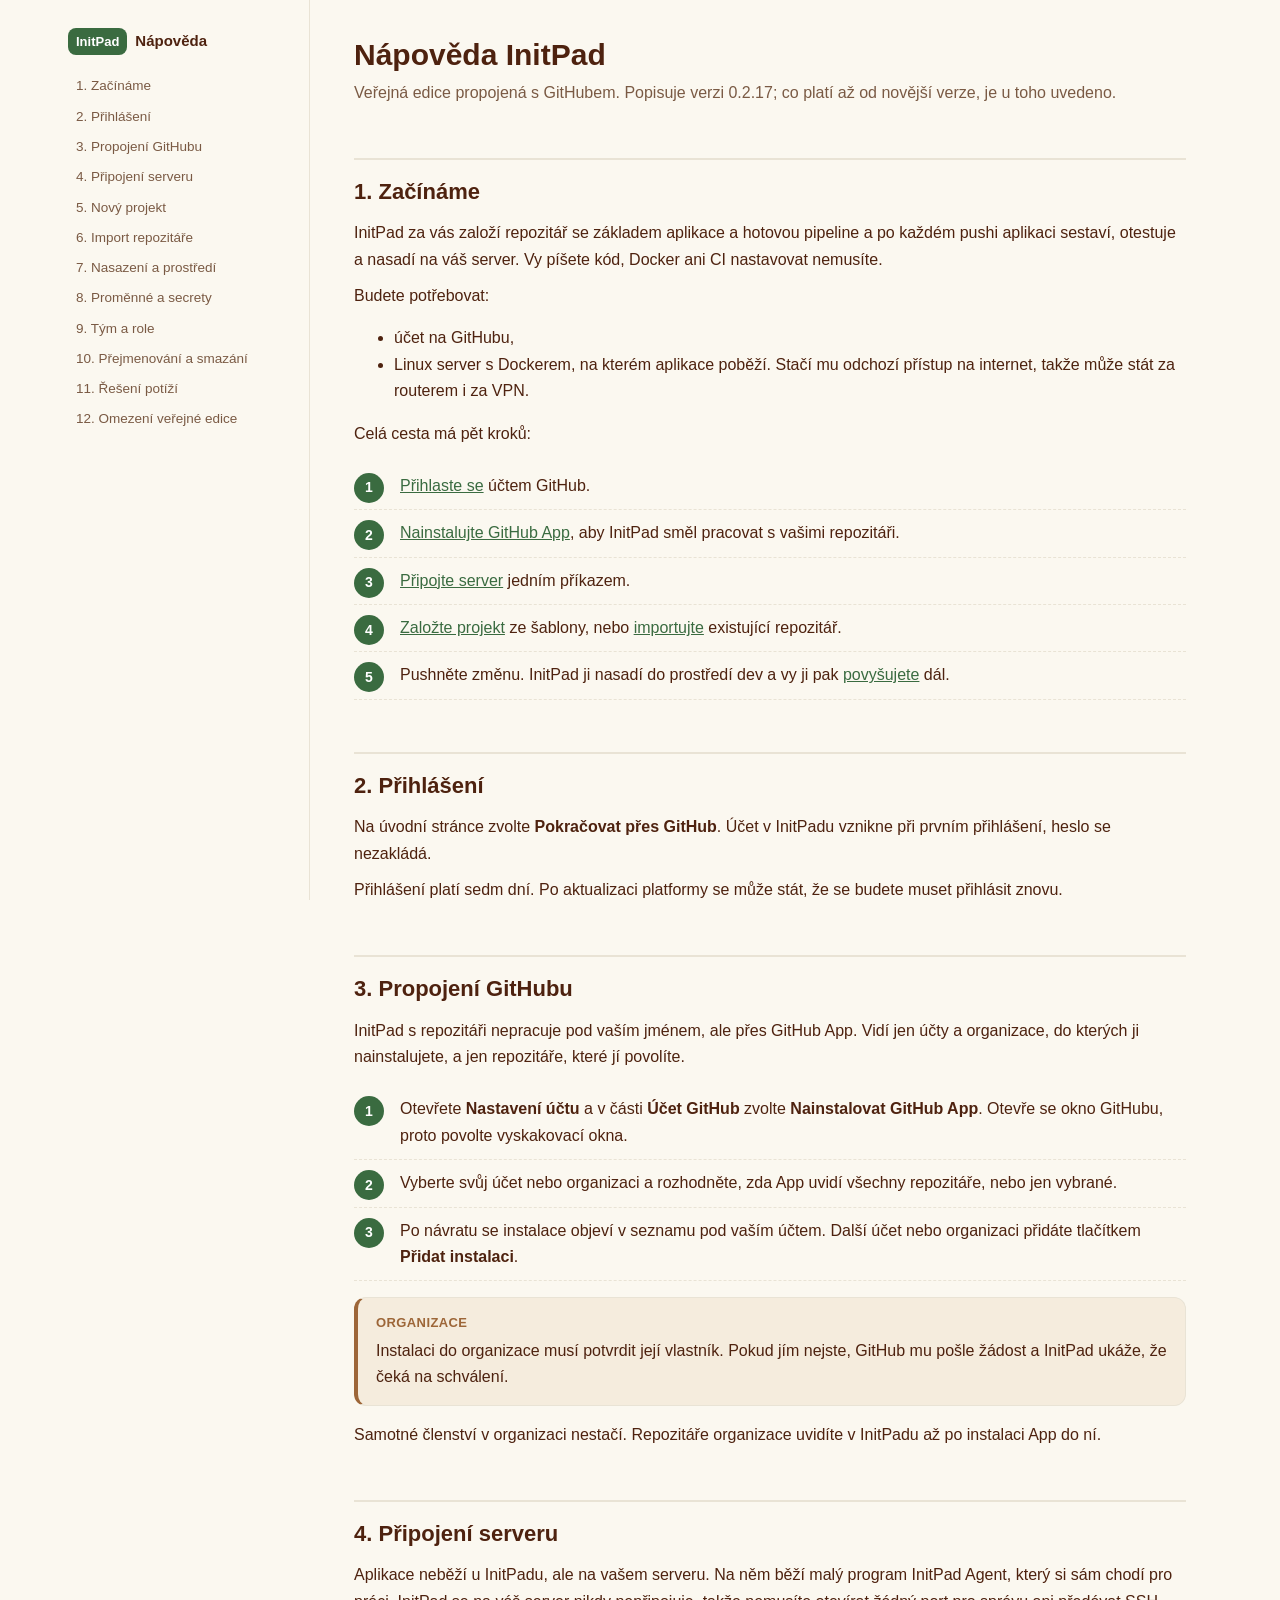
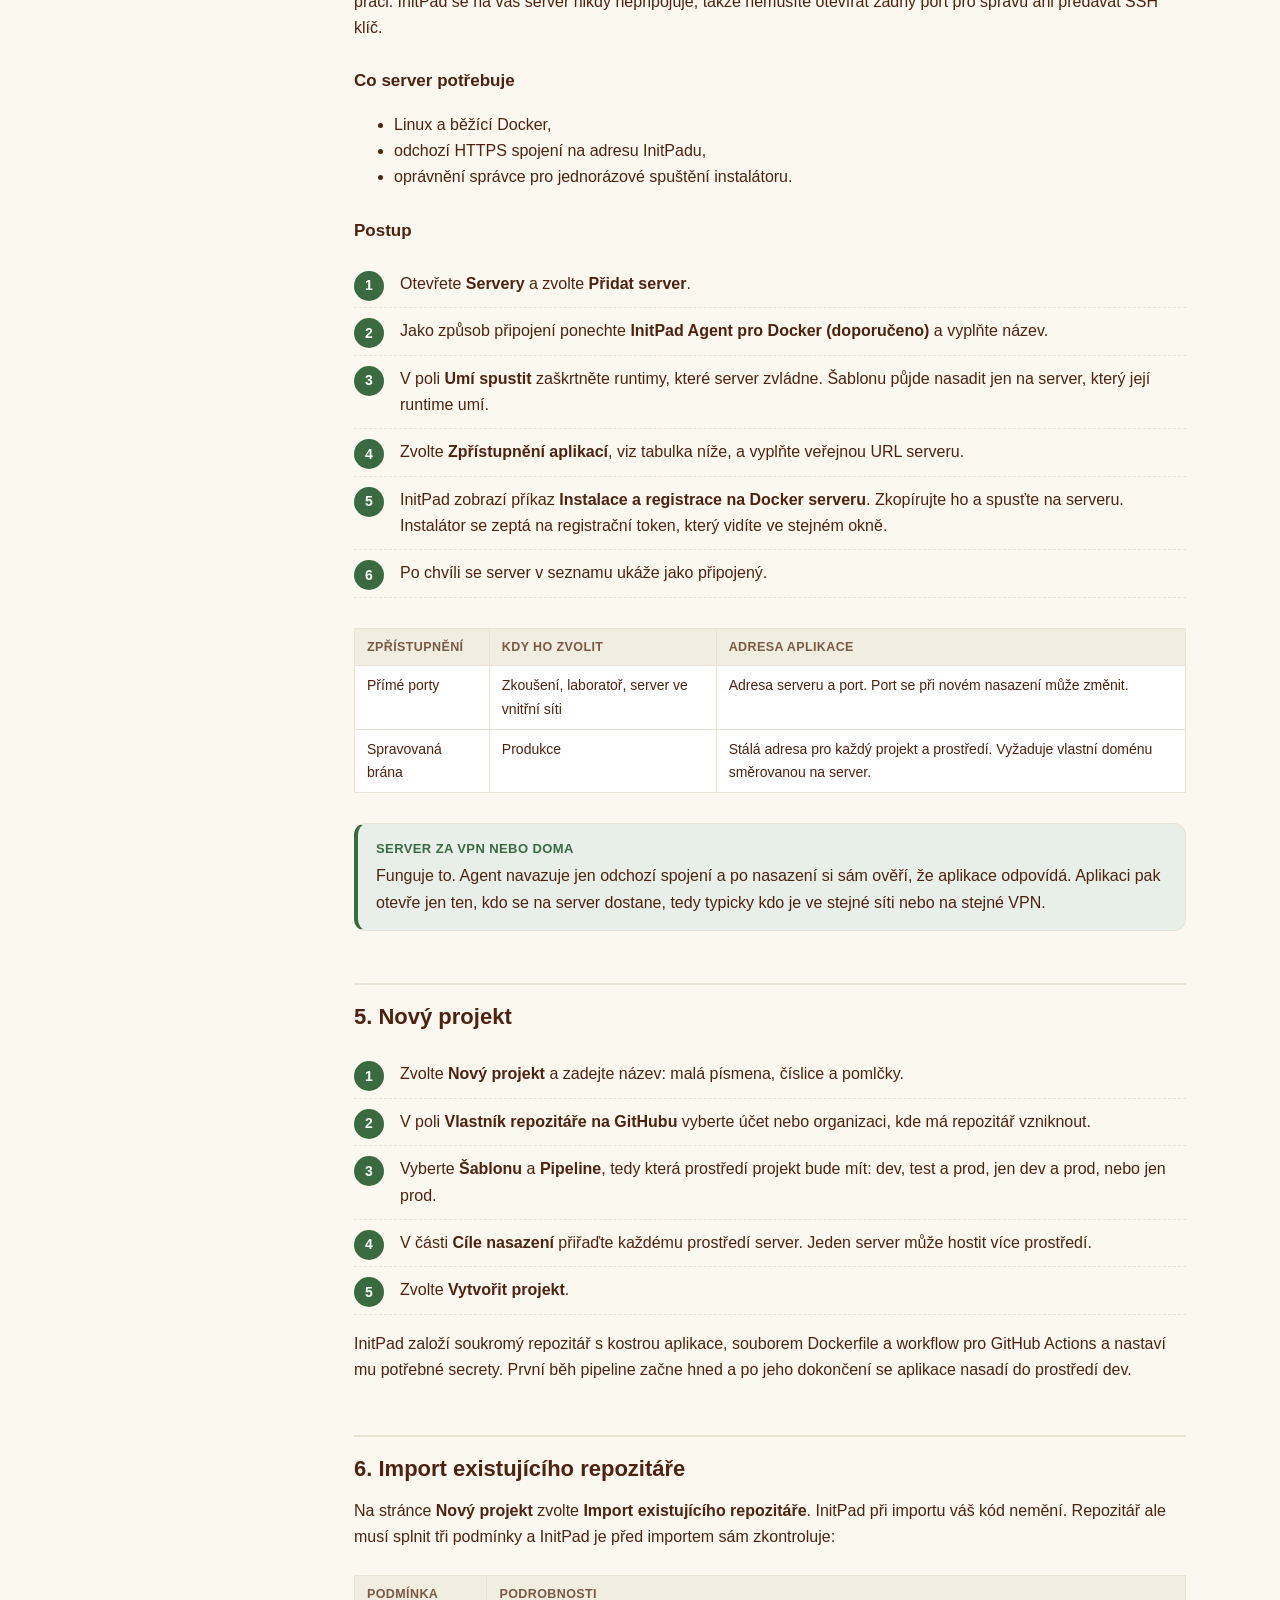
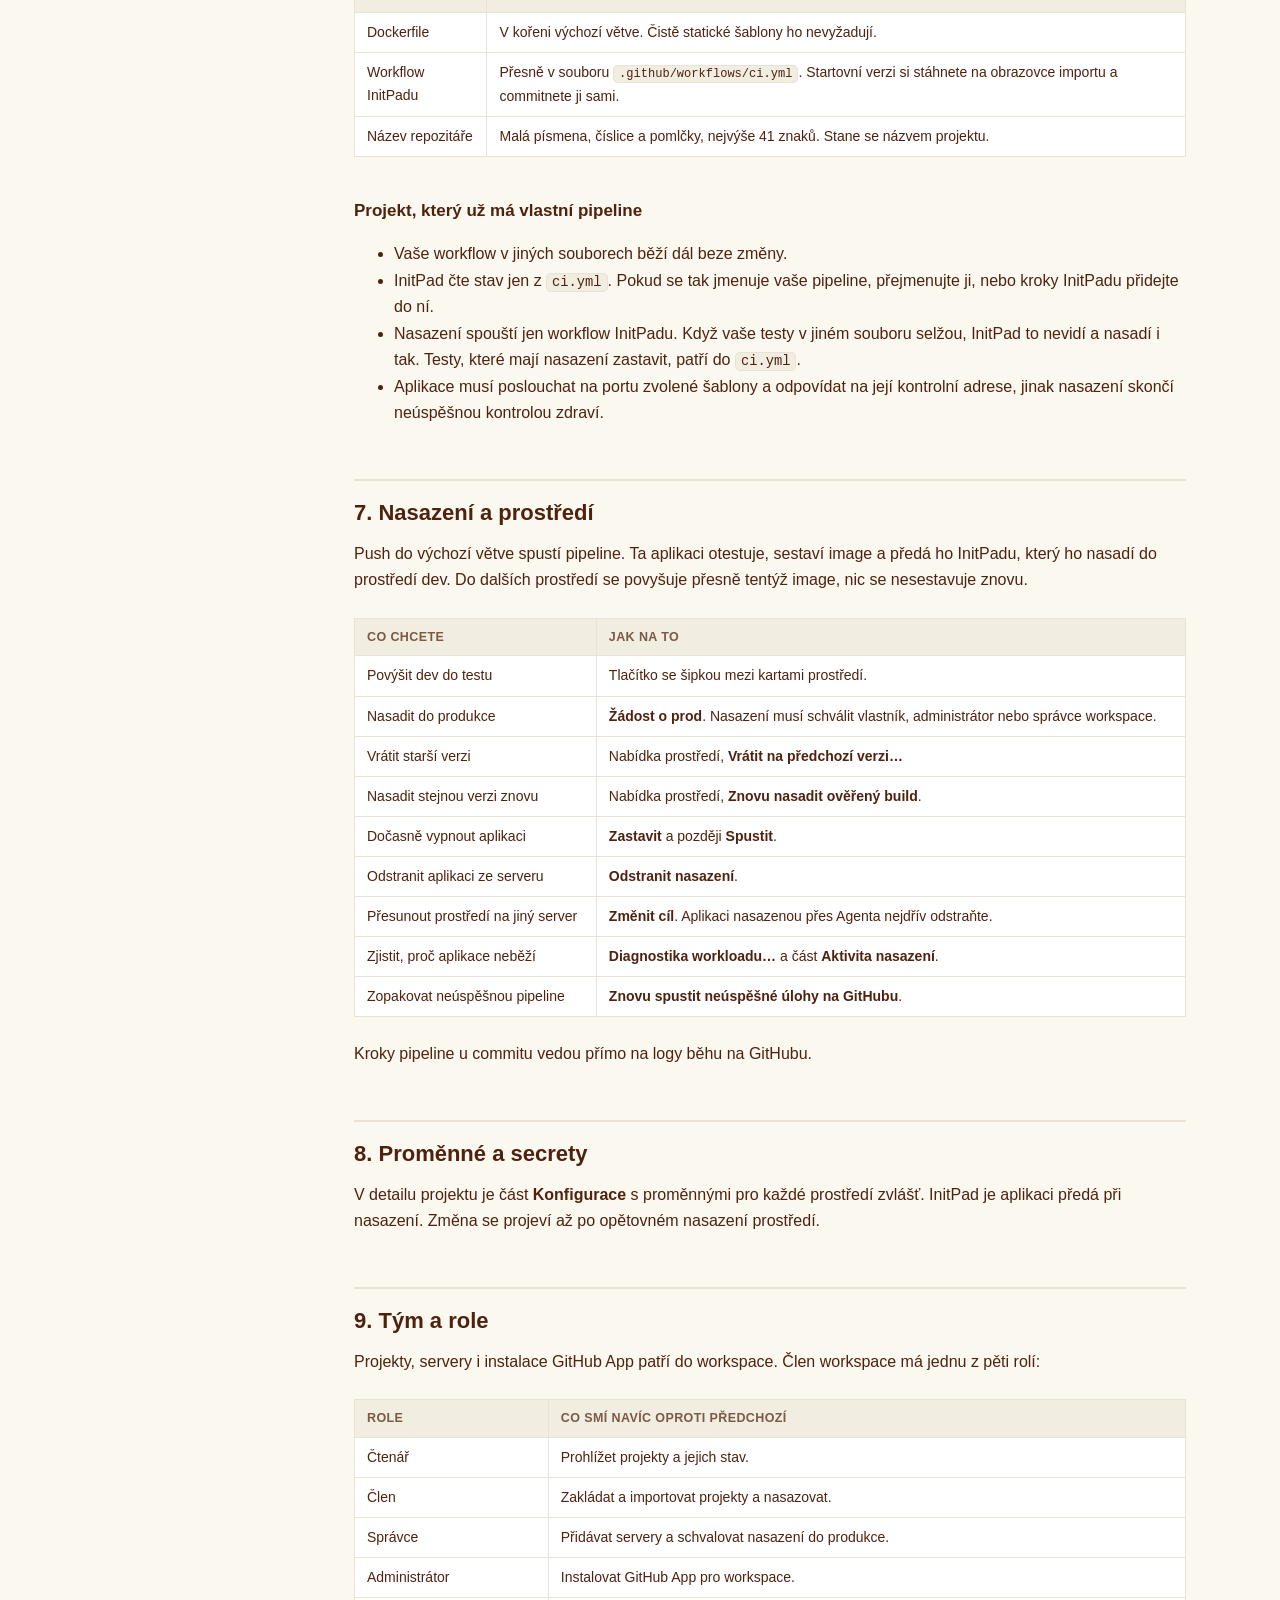
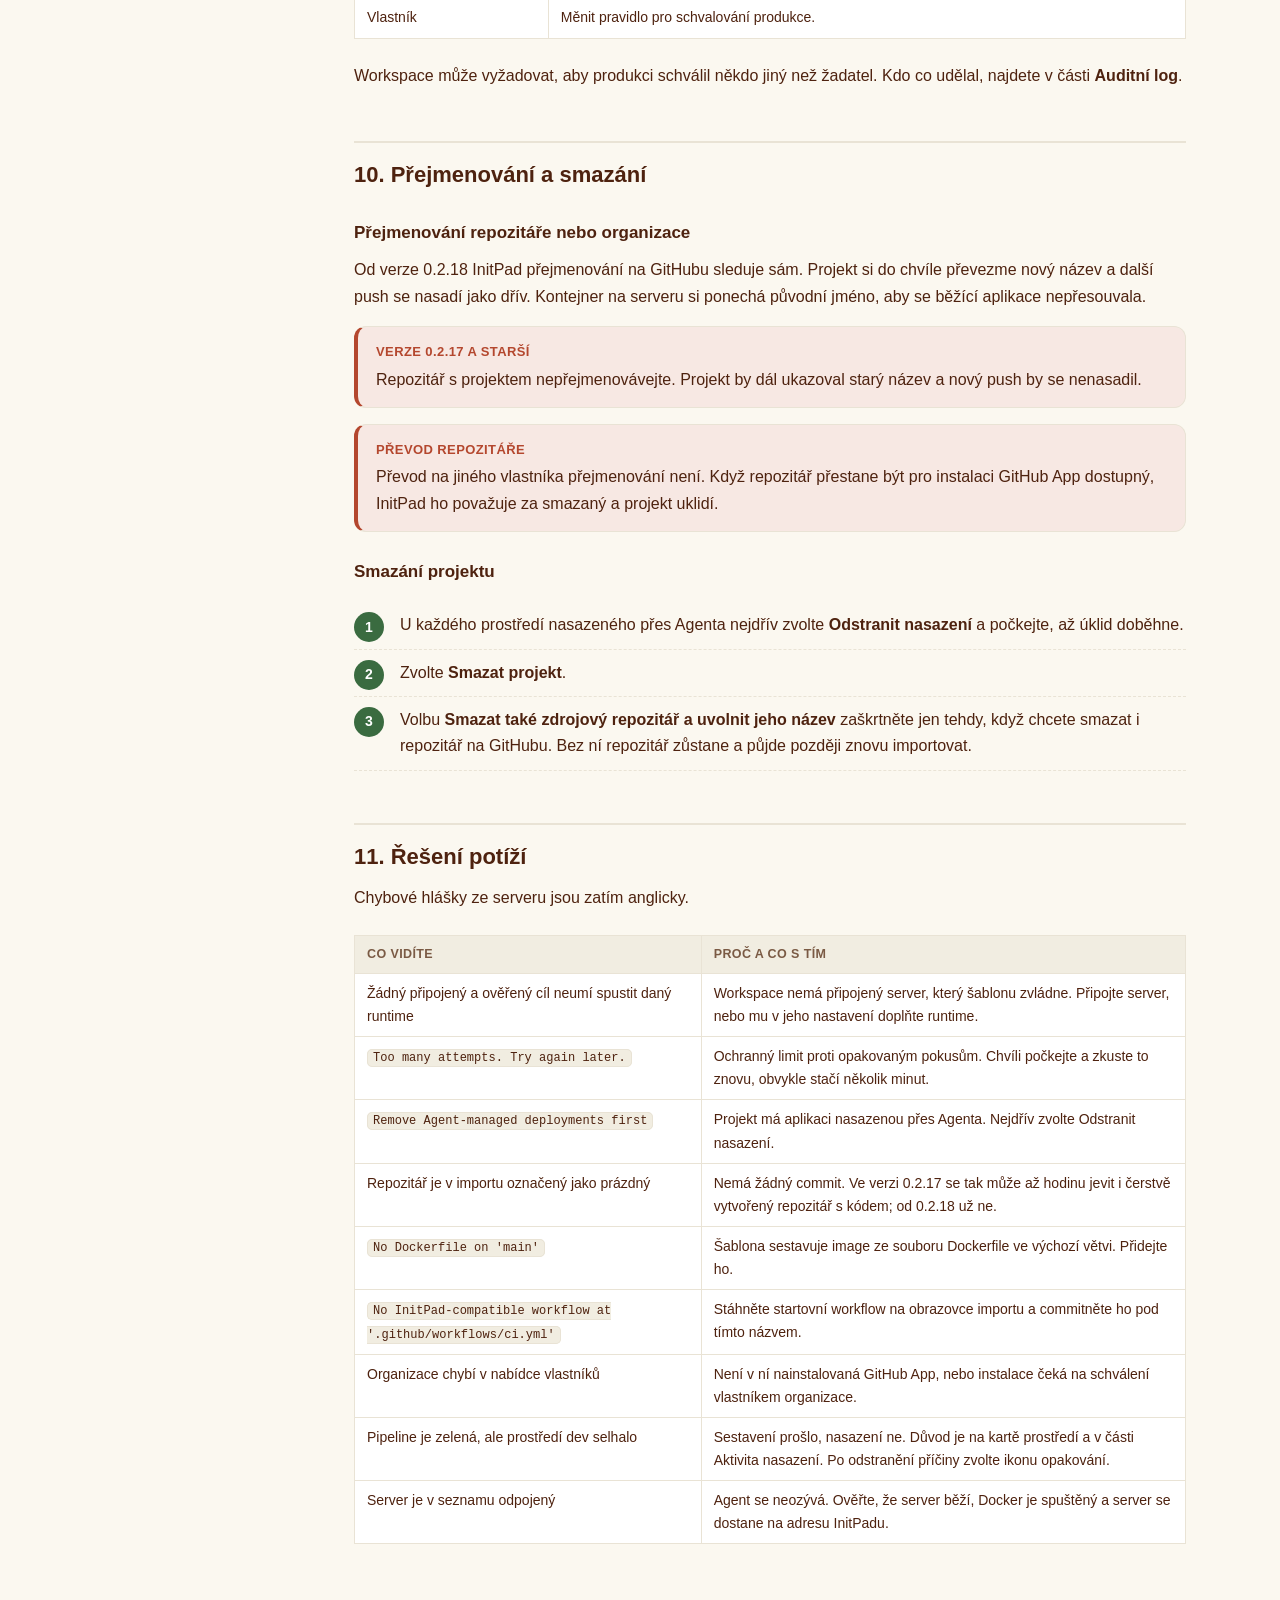
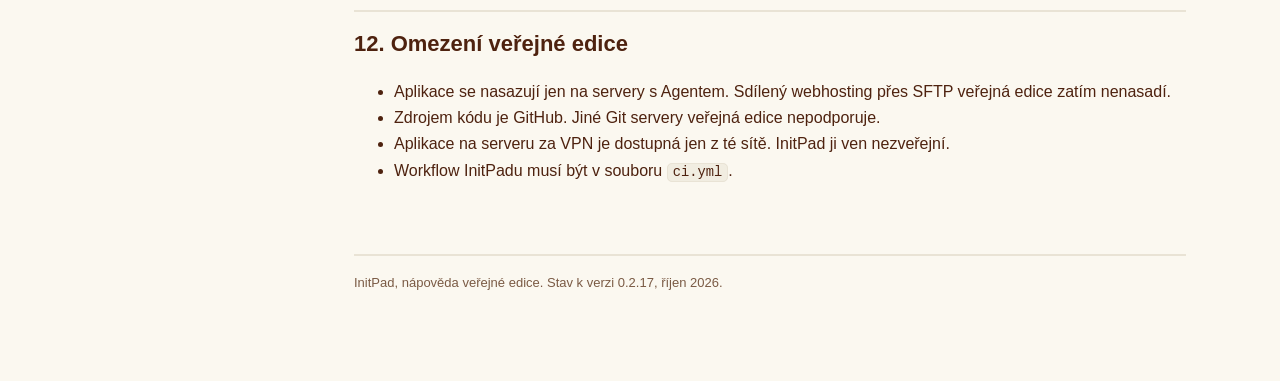
<file: public/index.html>
<!DOCTYPE html>
<html lang="cs">
<head>
<meta charset="utf-8">
<meta name="viewport" content="width=device-width, initial-scale=1">
<title>Nápověda InitPad</title>
<meta name="description" content="Jak ve veřejné edici InitPadu propojit GitHub, připojit vlastní server, založit nebo importovat projekt a nasazovat ho.">
<style>
  :root{
    --bg:#fbf8f0; --ink:#4e220f; --ink2:#7a5a44; --card:#fff;
    --green:#3a6b40; --greenbg:#e7efe8; --sec:#f1ede1; --border:#e9e3d5;
    --terra:#b4472e; --terrabg:#f7e8e3; --amber:#9d6638; --amberbg:#f5ecdd;
    --mono:ui-monospace,'JetBrains Mono',Menlo,Consolas,monospace;
  }
  *{box-sizing:border-box}
  body{margin:0;background:var(--bg);color:var(--ink);font:16px/1.65 -apple-system,BlinkMacSystemFont,'Segoe UI',Inter,Roboto,sans-serif}
  .wrap{display:flex;max-width:1180px;margin:0 auto}
  nav.toc{position:sticky;top:0;align-self:flex-start;height:100vh;overflow-y:auto;width:260px;flex:none;padding:28px 18px;border-right:1px solid var(--border);font-size:13.5px}
  nav.toc .logo{display:flex;align-items:center;gap:8px;margin-bottom:16px;font-weight:700;font-size:15px}
  nav.toc .logo .chip{background:var(--green);color:#fff;border-radius:8px;padding:3px 8px;font-size:13px}
  nav.toc a{display:block;color:var(--ink2);text-decoration:none;padding:4px 8px;border-radius:6px}
  nav.toc a:hover,nav.toc a:focus-visible{background:var(--sec);color:var(--ink)}
  main{flex:1;min-width:0;padding:36px 44px 90px}
  h1{font-size:30px;line-height:1.25;margin:0 0 6px}
  .subtitle{color:var(--ink2);margin:0 0 28px}
  h2{font-size:22px;margin:52px 0 8px;padding-top:14px;border-top:2px solid var(--border);scroll-margin-top:12px}
  h3{font-size:17px;margin:26px 0 6px}
  p{margin:10px 0}
  a{color:var(--green)}
  code{font-family:var(--mono);font-size:.86em;background:var(--sec);border:1px solid var(--border);border-radius:5px;padding:1px 5px}
  pre{background:var(--sec);border:1px solid var(--border);border-radius:10px;padding:14px 16px;overflow-x:auto;font-family:var(--mono);font-size:13px;line-height:1.55}
  pre code{background:none;border:none;padding:0}
  .ui{font-weight:600}
  .box{border:1px solid var(--border);border-radius:12px;padding:14px 18px;margin:16px 0;background:var(--card)}
  .box .t{font-weight:700;font-size:13px;text-transform:uppercase;letter-spacing:.4px;margin-bottom:4px}
  .tip{border-left:4px solid var(--green);background:var(--greenbg)}
  .tip .t{color:var(--green)}
  .warn{border-left:4px solid var(--terra);background:var(--terrabg)}
  .warn .t{color:var(--terra)}
  .why{border-left:4px solid var(--amber);background:var(--amberbg)}
  .why .t{color:var(--amber)}
  .scroll{overflow-x:auto}
  table{border-collapse:collapse;width:100%;margin:14px 0;font-size:14px;background:var(--card)}
  th,td{border:1px solid var(--border);padding:8px 12px;text-align:left;vertical-align:top}
  th{background:var(--sec);font-size:12.5px;text-transform:uppercase;letter-spacing:.4px;color:var(--ink2)}
  .steps{counter-reset:s;list-style:none;padding-left:0}
  .steps>li{counter-increment:s;position:relative;padding:10px 0 10px 46px;border-bottom:1px dashed var(--border)}
  .steps>li::before{content:counter(s);position:absolute;left:0;top:10px;width:30px;height:30px;border-radius:50%;background:var(--green);color:#fff;display:flex;align-items:center;justify-content:center;font-weight:700;font-size:14px}
  footer{margin-top:70px;padding-top:16px;border-top:2px solid var(--border);color:var(--ink2);font-size:13px}
  @media(max-width:900px){nav.toc{display:none}main{padding:24px 16px 70px}}
  @media print{nav.toc{display:none}body{background:#fff}}
</style>
</head>
<body>
<div class="wrap">
<nav class="toc" aria-label="Obsah">
  <div class="logo"><span class="chip">InitPad</span> Nápověda</div>
  <a href="#zaciname">1. Začínáme</a>
  <a href="#prihlaseni">2. Přihlášení</a>
  <a href="#github">3. Propojení GitHubu</a>
  <a href="#server">4. Připojení serveru</a>
  <a href="#novy-projekt">5. Nový projekt</a>
  <a href="#import">6. Import repozitáře</a>
  <a href="#nasazeni">7. Nasazení a prostředí</a>
  <a href="#promenne">8. Proměnné a secrety</a>
  <a href="#tym">9. Tým a role</a>
  <a href="#prejmenovani">10. Přejmenování a smazání</a>
  <a href="#potize">11. Řešení potíží</a>
  <a href="#omezeni">12. Omezení veřejné edice</a>
</nav>
<main>

<h1>Nápověda InitPad</h1>
<p class="subtitle">Veřejná edice propojená s GitHubem. Popisuje verzi 0.2.17; co platí až od novější verze, je u toho uvedeno.</p>

<h2 id="zaciname">1. Začínáme</h2>
<p>InitPad za vás založí repozitář se základem aplikace a hotovou pipeline a po každém pushi aplikaci sestaví, otestuje a nasadí na váš server. Vy píšete kód, Docker ani CI nastavovat nemusíte.</p>
<p>Budete potřebovat:</p>
<ul>
  <li>účet na GitHubu,</li>
  <li>Linux server s Dockerem, na kterém aplikace poběží. Stačí mu odchozí přístup na internet, takže může stát za routerem i za VPN.</li>
</ul>
<p>Celá cesta má pět kroků:</p>
<ol class="steps">
  <li><a href="#prihlaseni">Přihlaste se</a> účtem GitHub.</li>
  <li><a href="#github">Nainstalujte GitHub App</a>, aby InitPad směl pracovat s vašimi repozitáři.</li>
  <li><a href="#server">Připojte server</a> jedním příkazem.</li>
  <li><a href="#novy-projekt">Založte projekt</a> ze šablony, nebo <a href="#import">importujte</a> existující repozitář.</li>
  <li>Pushněte změnu. InitPad ji nasadí do prostředí dev a vy ji pak <a href="#nasazeni">povyšujete</a> dál.</li>
</ol>

<h2 id="prihlaseni">2. Přihlášení</h2>
<p>Na úvodní stránce zvolte <span class="ui">Pokračovat přes GitHub</span>. Účet v InitPadu vznikne při prvním přihlášení, heslo se nezakládá.</p>
<p>Přihlášení platí sedm dní. Po aktualizaci platformy se může stát, že se budete muset přihlásit znovu.</p>

<h2 id="github">3. Propojení GitHubu</h2>
<p>InitPad s repozitáři nepracuje pod vaším jménem, ale přes GitHub App. Vidí jen účty a organizace, do kterých ji nainstalujete, a jen repozitáře, které jí povolíte.</p>
<ol class="steps">
  <li>Otevřete <span class="ui">Nastavení účtu</span> a v části <span class="ui">Účet GitHub</span> zvolte <span class="ui">Nainstalovat GitHub App</span>. Otevře se okno GitHubu, proto povolte vyskakovací okna.</li>
  <li>Vyberte svůj účet nebo organizaci a rozhodněte, zda App uvidí všechny repozitáře, nebo jen vybrané.</li>
  <li>Po návratu se instalace objeví v seznamu pod vaším účtem. Další účet nebo organizaci přidáte tlačítkem <span class="ui">Přidat instalaci</span>.</li>
</ol>
<div class="box why"><div class="t">Organizace</div>
Instalaci do organizace musí potvrdit její vlastník. Pokud jím nejste, GitHub mu pošle žádost a InitPad ukáže, že čeká na schválení.</div>
<p>Samotné členství v organizaci nestačí. Repozitáře organizace uvidíte v InitPadu až po instalaci App do ní.</p>

<h2 id="server">4. Připojení serveru</h2>
<p>Aplikace neběží u InitPadu, ale na vašem serveru. Na něm běží malý program InitPad Agent, který si sám chodí pro práci. InitPad se na váš server nikdy nepřipojuje, takže nemusíte otevírat žádný port pro správu ani předávat SSH klíč.</p>
<h3>Co server potřebuje</h3>
<ul>
  <li>Linux a běžící Docker,</li>
  <li>odchozí HTTPS spojení na adresu InitPadu,</li>
  <li>oprávnění správce pro jednorázové spuštění instalátoru.</li>
</ul>
<h3>Postup</h3>
<ol class="steps">
  <li>Otevřete <span class="ui">Servery</span> a zvolte <span class="ui">Přidat server</span>.</li>
  <li>Jako způsob připojení ponechte <span class="ui">InitPad Agent pro Docker (doporučeno)</span> a vyplňte název.</li>
  <li>V poli <span class="ui">Umí spustit</span> zaškrtněte runtimy, které server zvládne. Šablonu půjde nasadit jen na server, který její runtime umí.</li>
  <li>Zvolte <span class="ui">Zpřístupnění aplikací</span>, viz tabulka níže, a vyplňte veřejnou URL serveru.</li>
  <li>InitPad zobrazí příkaz <span class="ui">Instalace a registrace na Docker serveru</span>. Zkopírujte ho a spusťte na serveru. Instalátor se zeptá na registrační token, který vidíte ve stejném okně.</li>
  <li>Po chvíli se server v seznamu ukáže jako připojený.</li>
</ol>
<div class="scroll"><table>
  <tr><th>Zpřístupnění</th><th>Kdy ho zvolit</th><th>Adresa aplikace</th></tr>
  <tr><td>Přímé porty</td><td>Zkoušení, laboratoř, server ve vnitřní síti</td><td>Adresa serveru a port. Port se při novém nasazení může změnit.</td></tr>
  <tr><td>Spravovaná brána</td><td>Produkce</td><td>Stálá adresa pro každý projekt a prostředí. Vyžaduje vlastní doménu směrovanou na server.</td></tr>
</table></div>
<div class="box tip"><div class="t">Server za VPN nebo doma</div>
Funguje to. Agent navazuje jen odchozí spojení a po nasazení si sám ověří, že aplikace odpovídá. Aplikaci pak otevře jen ten, kdo se na server dostane, tedy typicky kdo je ve stejné síti nebo na stejné VPN.</div>

<h2 id="novy-projekt">5. Nový projekt</h2>
<ol class="steps">
  <li>Zvolte <span class="ui">Nový projekt</span> a zadejte název: malá písmena, číslice a pomlčky.</li>
  <li>V poli <span class="ui">Vlastník repozitáře na GitHubu</span> vyberte účet nebo organizaci, kde má repozitář vzniknout.</li>
  <li>Vyberte <span class="ui">Šablonu</span> a <span class="ui">Pipeline</span>, tedy která prostředí projekt bude mít: dev, test a prod, jen dev a prod, nebo jen prod.</li>
  <li>V části <span class="ui">Cíle nasazení</span> přiřaďte každému prostředí server. Jeden server může hostit více prostředí.</li>
  <li>Zvolte <span class="ui">Vytvořit projekt</span>.</li>
</ol>
<p>InitPad založí soukromý repozitář s kostrou aplikace, souborem Dockerfile a workflow pro GitHub Actions a nastaví mu potřebné secrety. První běh pipeline začne hned a po jeho dokončení se aplikace nasadí do prostředí dev.</p>

<h2 id="import">6. Import existujícího repozitáře</h2>
<p>Na stránce <span class="ui">Nový projekt</span> zvolte <span class="ui">Import existujícího repozitáře</span>. InitPad při importu váš kód nemění. Repozitář ale musí splnit tři podmínky a InitPad je před importem sám zkontroluje:</p>
<div class="scroll"><table>
  <tr><th>Podmínka</th><th>Podrobnosti</th></tr>
  <tr><td>Dockerfile</td><td>V kořeni výchozí větve. Čistě statické šablony ho nevyžadují.</td></tr>
  <tr><td>Workflow InitPadu</td><td>Přesně v souboru <code>.github/workflows/ci.yml</code>. Startovní verzi si stáhnete na obrazovce importu a commitnete ji sami.</td></tr>
  <tr><td>Název repozitáře</td><td>Malá písmena, číslice a pomlčky, nejvýše 41 znaků. Stane se názvem projektu.</td></tr>
</table></div>
<h3>Projekt, který už má vlastní pipeline</h3>
<ul>
  <li>Vaše workflow v jiných souborech běží dál beze změny.</li>
  <li>InitPad čte stav jen z <code>ci.yml</code>. Pokud se tak jmenuje vaše pipeline, přejmenujte ji, nebo kroky InitPadu přidejte do ní.</li>
  <li>Nasazení spouští jen workflow InitPadu. Když vaše testy v jiném souboru selžou, InitPad to nevidí a nasadí i tak. Testy, které mají nasazení zastavit, patří do <code>ci.yml</code>.</li>
  <li>Aplikace musí poslouchat na portu zvolené šablony a odpovídat na její kontrolní adrese, jinak nasazení skončí neúspěšnou kontrolou zdraví.</li>
</ul>

<h2 id="nasazeni">7. Nasazení a prostředí</h2>
<p>Push do výchozí větve spustí pipeline. Ta aplikaci otestuje, sestaví image a předá ho InitPadu, který ho nasadí do prostředí dev. Do dalších prostředí se povyšuje přesně tentýž image, nic se nesestavuje znovu.</p>
<div class="scroll"><table>
  <tr><th>Co chcete</th><th>Jak na to</th></tr>
  <tr><td>Povýšit dev do testu</td><td>Tlačítko se šipkou mezi kartami prostředí.</td></tr>
  <tr><td>Nasadit do produkce</td><td><span class="ui">Žádost o prod</span>. Nasazení musí schválit vlastník, administrátor nebo správce workspace.</td></tr>
  <tr><td>Vrátit starší verzi</td><td>Nabídka prostředí, <span class="ui">Vrátit na předchozí verzi…</span></td></tr>
  <tr><td>Nasadit stejnou verzi znovu</td><td>Nabídka prostředí, <span class="ui">Znovu nasadit ověřený build</span>.</td></tr>
  <tr><td>Dočasně vypnout aplikaci</td><td><span class="ui">Zastavit</span> a později <span class="ui">Spustit</span>.</td></tr>
  <tr><td>Odstranit aplikaci ze serveru</td><td><span class="ui">Odstranit nasazení</span>.</td></tr>
  <tr><td>Přesunout prostředí na jiný server</td><td><span class="ui">Změnit cíl</span>. Aplikaci nasazenou přes Agenta nejdřív odstraňte.</td></tr>
  <tr><td>Zjistit, proč aplikace neběží</td><td><span class="ui">Diagnostika workloadu…</span> a část <span class="ui">Aktivita nasazení</span>.</td></tr>
  <tr><td>Zopakovat neúspěšnou pipeline</td><td><span class="ui">Znovu spustit neúspěšné úlohy na GitHubu</span>.</td></tr>
</table></div>
<p>Kroky pipeline u commitu vedou přímo na logy běhu na GitHubu.</p>

<h2 id="promenne">8. Proměnné a secrety</h2>
<p>V detailu projektu je část <span class="ui">Konfigurace</span> s proměnnými pro každé prostředí zvlášť. InitPad je aplikaci předá při nasazení. Změna se projeví až po opětovném nasazení prostředí.</p>

<h2 id="tym">9. Tým a role</h2>
<p>Projekty, servery i instalace GitHub App patří do workspace. Člen workspace má jednu z pěti rolí:</p>
<div class="scroll"><table>
  <tr><th>Role</th><th>Co smí navíc oproti předchozí</th></tr>
  <tr><td>Čtenář</td><td>Prohlížet projekty a jejich stav.</td></tr>
  <tr><td>Člen</td><td>Zakládat a importovat projekty a nasazovat.</td></tr>
  <tr><td>Správce</td><td>Přidávat servery a schvalovat nasazení do produkce.</td></tr>
  <tr><td>Administrátor</td><td>Instalovat GitHub App pro workspace.</td></tr>
  <tr><td>Vlastník</td><td>Měnit pravidlo pro schvalování produkce.</td></tr>
</table></div>
<p>Workspace může vyžadovat, aby produkci schválil někdo jiný než žadatel. Kdo co udělal, najdete v části <span class="ui">Auditní log</span>.</p>

<h2 id="prejmenovani">10. Přejmenování a smazání</h2>
<h3>Přejmenování repozitáře nebo organizace</h3>
<p>Od verze 0.2.18 InitPad přejmenování na GitHubu sleduje sám. Projekt si do chvíle převezme nový název a další push se nasadí jako dřív. Kontejner na serveru si ponechá původní jméno, aby se běžící aplikace nepřesouvala.</p>
<div class="box warn"><div class="t">Verze 0.2.17 a starší</div>
Repozitář s projektem nepřejmenovávejte. Projekt by dál ukazoval starý název a nový push by se nenasadil.</div>
<div class="box warn"><div class="t">Převod repozitáře</div>
Převod na jiného vlastníka přejmenování není. Když repozitář přestane být pro instalaci GitHub App dostupný, InitPad ho považuje za smazaný a projekt uklidí.</div>
<h3>Smazání projektu</h3>
<ol class="steps">
  <li>U každého prostředí nasazeného přes Agenta nejdřív zvolte <span class="ui">Odstranit nasazení</span> a počkejte, až úklid doběhne.</li>
  <li>Zvolte <span class="ui">Smazat projekt</span>.</li>
  <li>Volbu <span class="ui">Smazat také zdrojový repozitář a uvolnit jeho název</span> zaškrtněte jen tehdy, když chcete smazat i repozitář na GitHubu. Bez ní repozitář zůstane a půjde později znovu importovat.</li>
</ol>

<h2 id="potize">11. Řešení potíží</h2>
<p>Chybové hlášky ze serveru jsou zatím anglicky.</p>
<div class="scroll"><table>
  <tr><th>Co vidíte</th><th>Proč a co s tím</th></tr>
  <tr><td>Žádný připojený a ověřený cíl neumí spustit daný runtime</td><td>Workspace nemá připojený server, který šablonu zvládne. Připojte server, nebo mu v jeho nastavení doplňte runtime.</td></tr>
  <tr><td><code>Too many attempts. Try again later.</code></td><td>Ochranný limit proti opakovaným pokusům. Chvíli počkejte a zkuste to znovu, obvykle stačí několik minut.</td></tr>
  <tr><td><code>Remove Agent-managed deployments first</code></td><td>Projekt má aplikaci nasazenou přes Agenta. Nejdřív zvolte Odstranit nasazení.</td></tr>
  <tr><td>Repozitář je v importu označený jako prázdný</td><td>Nemá žádný commit. Ve verzi 0.2.17 se tak může až hodinu jevit i čerstvě vytvořený repozitář s kódem; od 0.2.18 už ne.</td></tr>
  <tr><td><code>No Dockerfile on 'main'</code></td><td>Šablona sestavuje image ze souboru Dockerfile ve výchozí větvi. Přidejte ho.</td></tr>
  <tr><td><code>No InitPad-compatible workflow at '.github/workflows/ci.yml'</code></td><td>Stáhněte startovní workflow na obrazovce importu a commitněte ho pod tímto názvem.</td></tr>
  <tr><td>Organizace chybí v nabídce vlastníků</td><td>Není v ní nainstalovaná GitHub App, nebo instalace čeká na schválení vlastníkem organizace.</td></tr>
  <tr><td>Pipeline je zelená, ale prostředí dev selhalo</td><td>Sestavení prošlo, nasazení ne. Důvod je na kartě prostředí a v části Aktivita nasazení. Po odstranění příčiny zvolte ikonu opakování.</td></tr>
  <tr><td>Server je v seznamu odpojený</td><td>Agent se neozývá. Ověřte, že server běží, Docker je spuštěný a server se dostane na adresu InitPadu.</td></tr>
</table></div>

<h2 id="omezeni">12. Omezení veřejné edice</h2>
<ul>
  <li>Aplikace se nasazují jen na servery s Agentem. Sdílený webhosting přes SFTP veřejná edice zatím nenasadí.</li>
  <li>Zdrojem kódu je GitHub. Jiné Git servery veřejná edice nepodporuje.</li>
  <li>Aplikace na serveru za VPN je dostupná jen z té sítě. InitPad ji ven nezveřejní.</li>
  <li>Workflow InitPadu musí být v souboru <code>ci.yml</code>.</li>
</ul>

<footer>InitPad, nápověda veřejné edice. Stav k verzi 0.2.17, říjen 2026.</footer>
</main>
</div>
</body>
</html>
</file>
